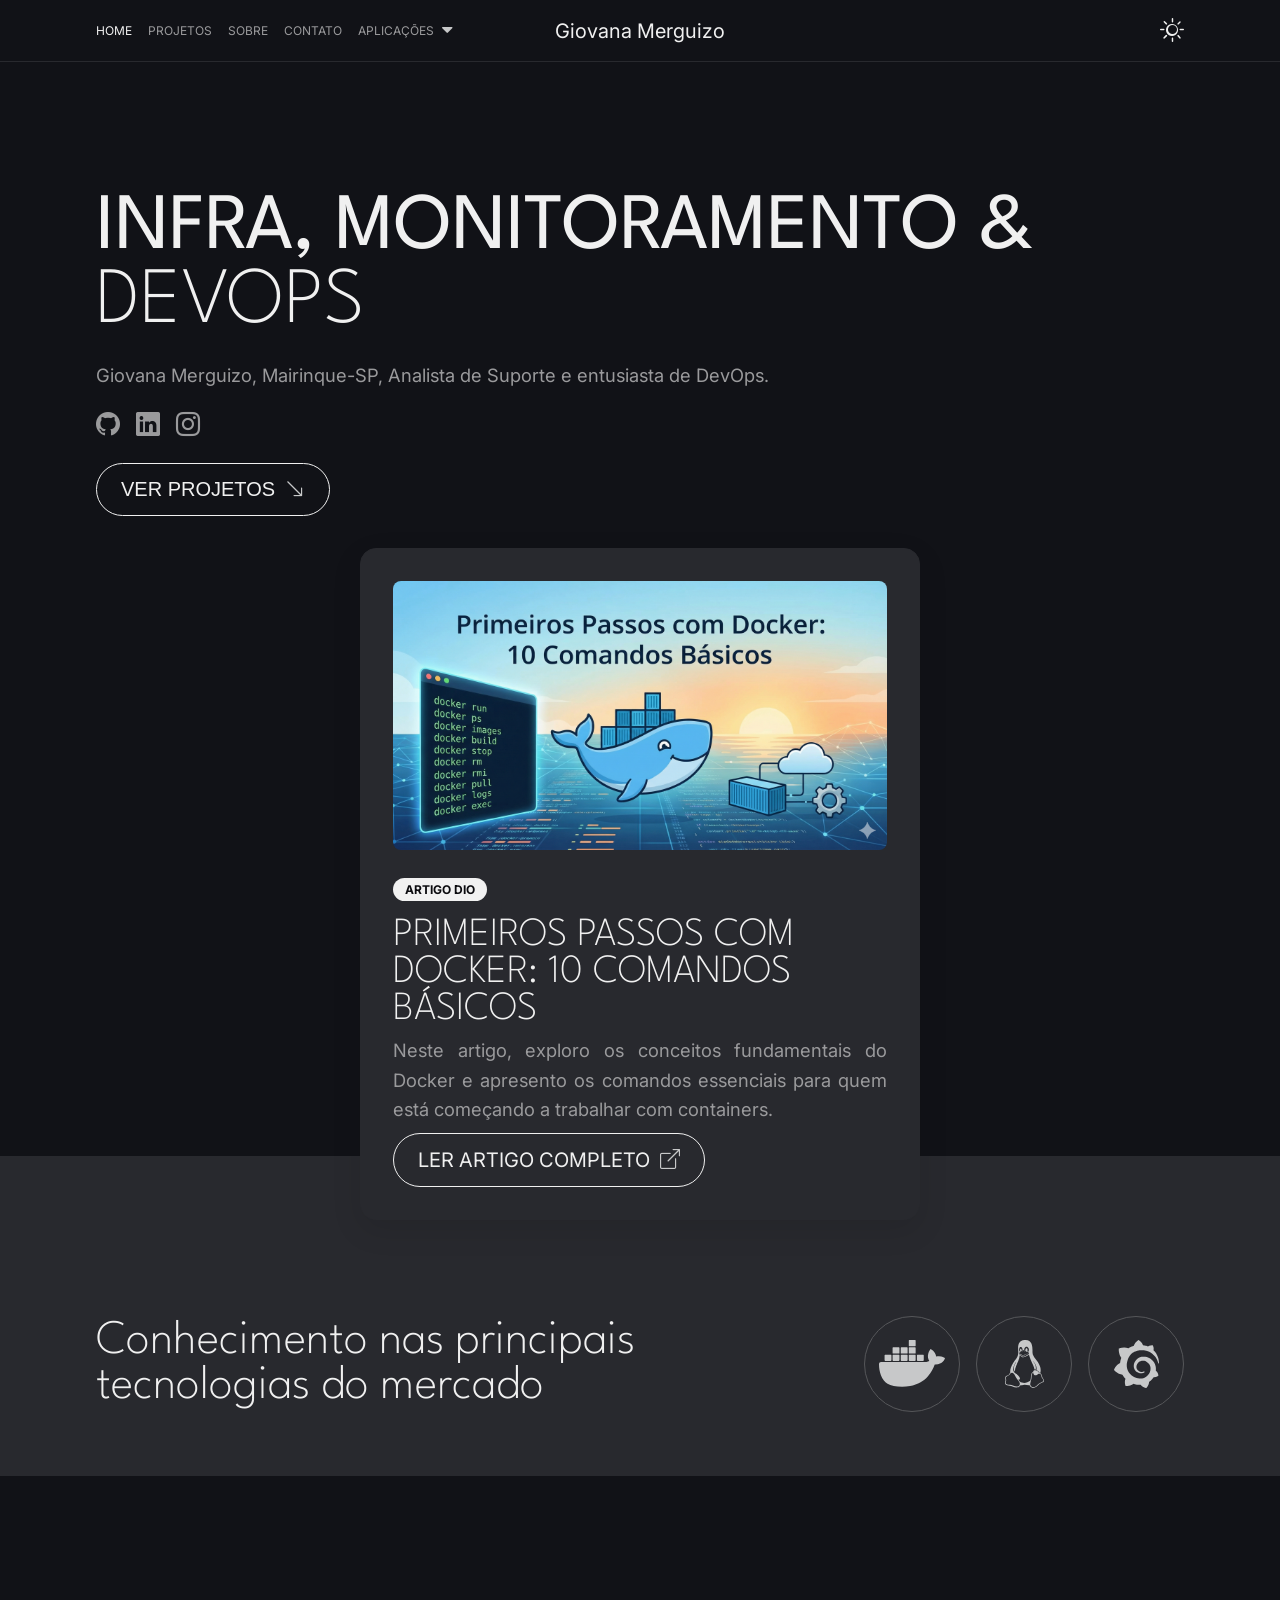
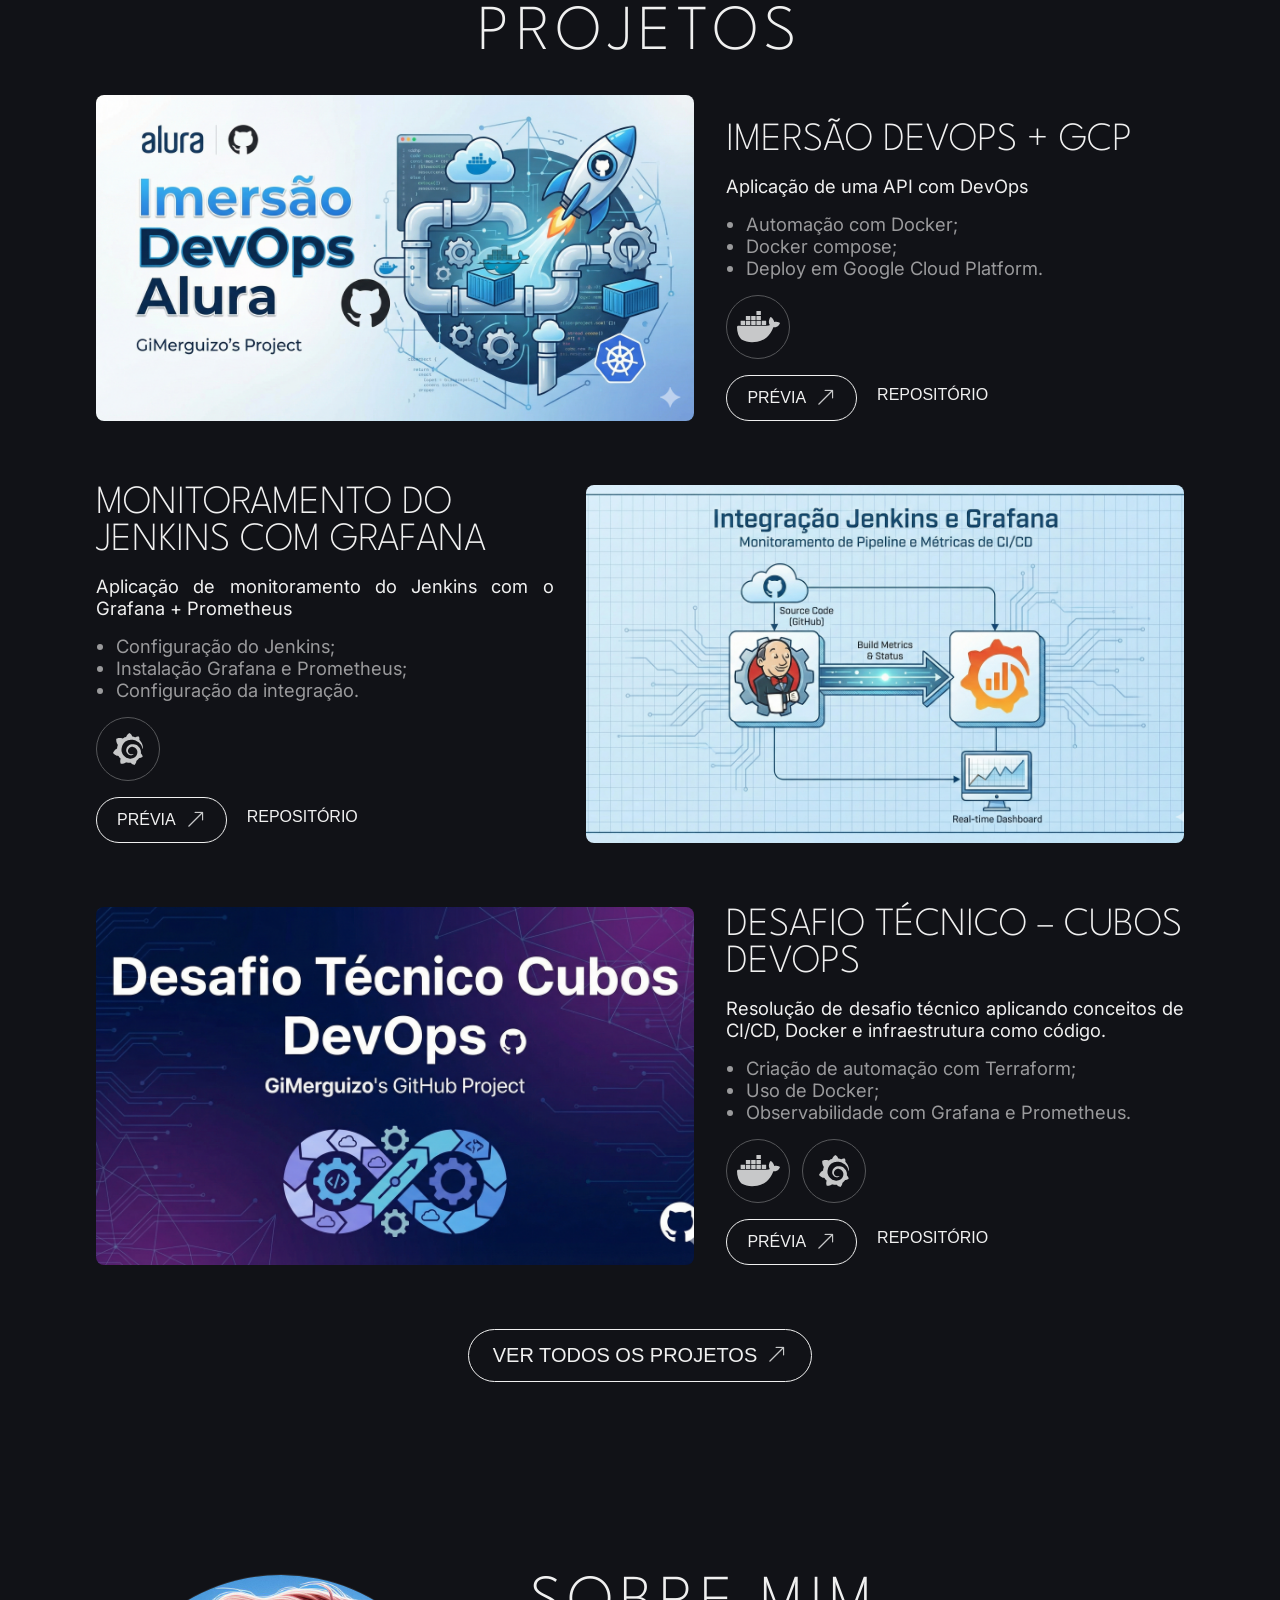
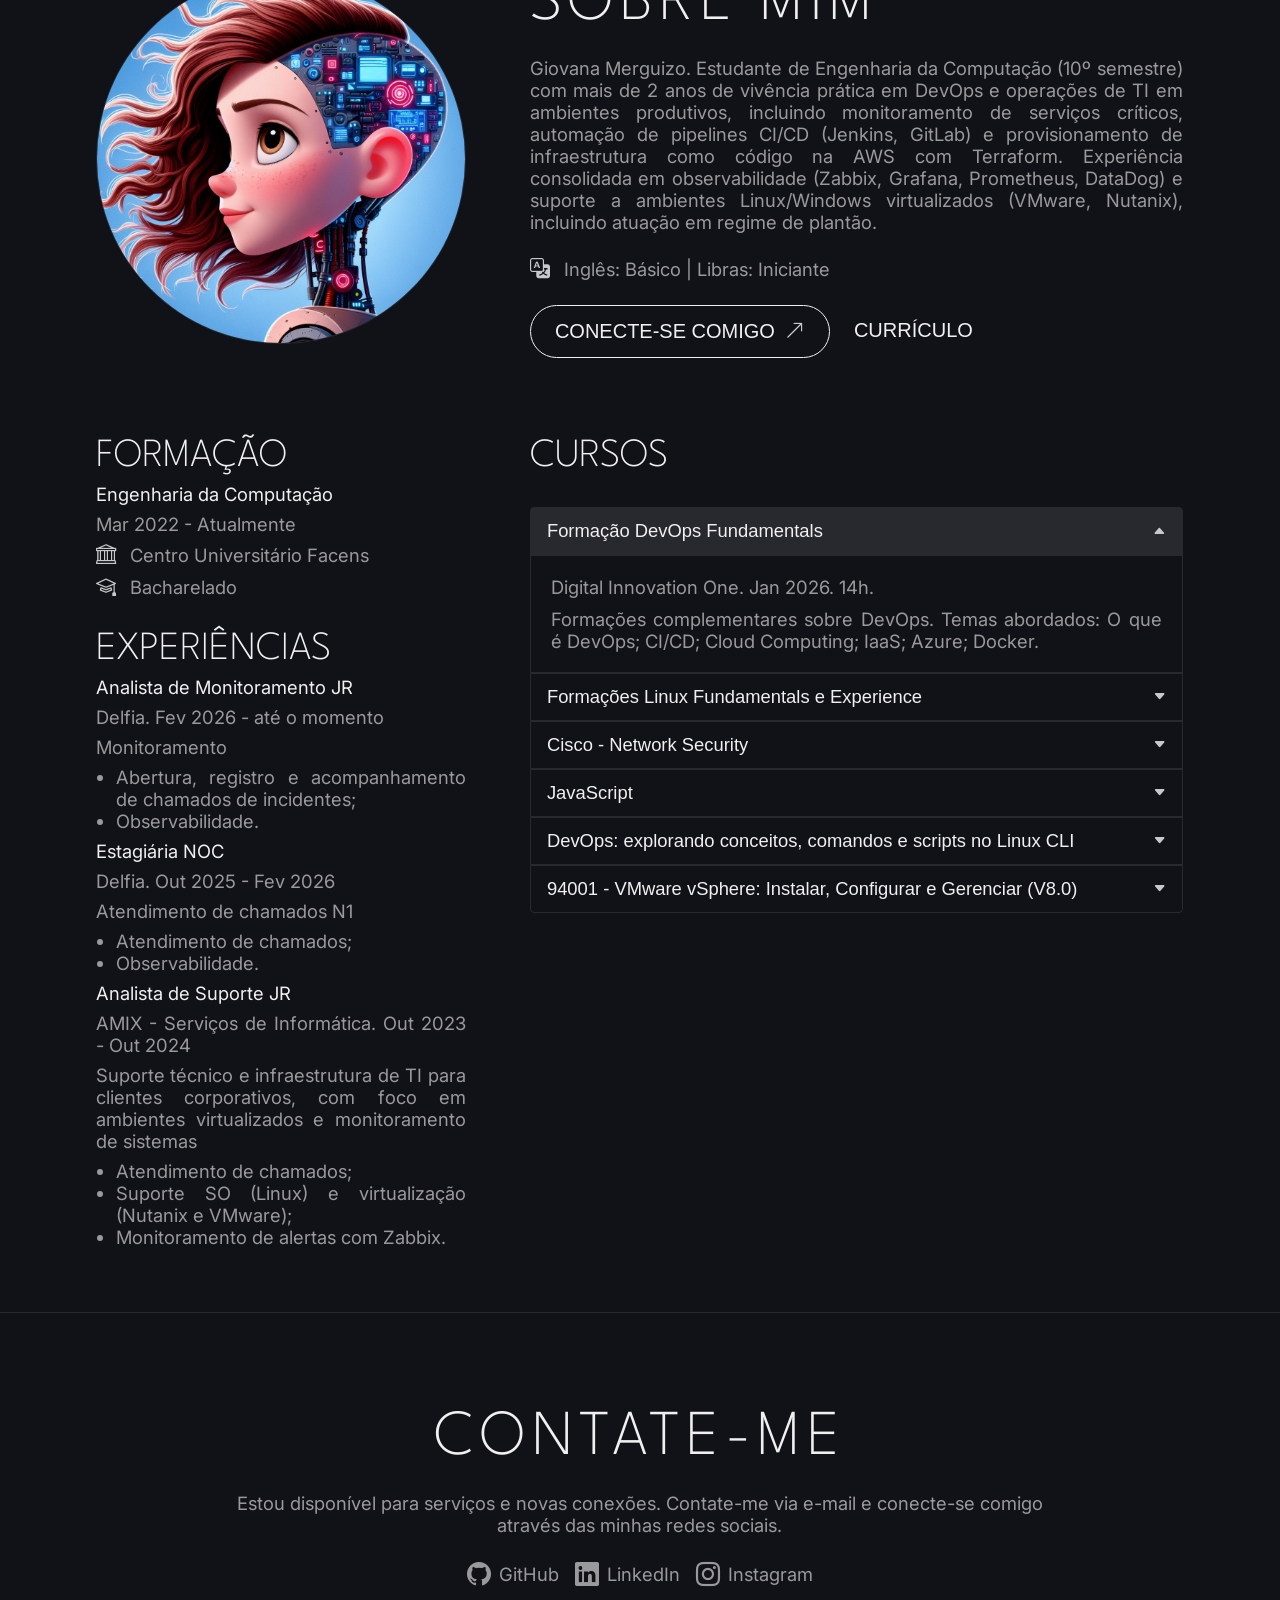
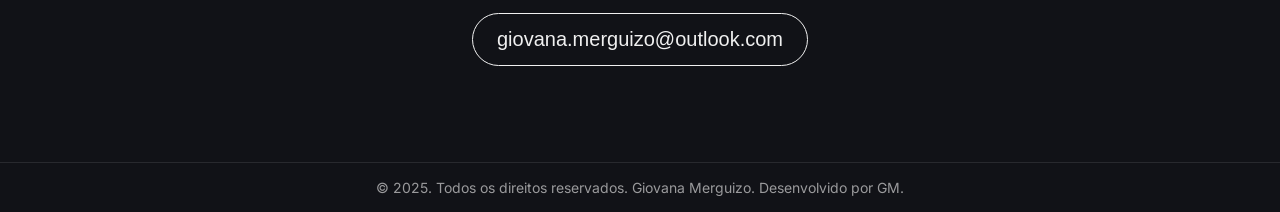
<file: index.html>
<!DOCTYPE html>
<html lang="pt-BR" data-theme="dark">
<head>
    <meta charset="UTF-8">
    <meta name="viewport" content="width=device-width, initial-scale=1.0">
      
    <title>Giovana Merguizo | Portfólio</title>
    <meta name="description" content="Portfólio de Giovana Merguizo, para compartilhar meus projetos e habilidades.">

    <link rel="shortcut icon" href="favicon.ico" type="image/x-icon">
    <link rel="stylesheet" href="https://cdn.jsdelivr.net/npm/bootstrap-icons@1.13.1/font/bootstrap-icons.min.css">
    <link rel="stylesheet" href="https://cdnjs.cloudflare.com/ajax/libs/font-awesome/4.7.0/css/font-awesome.min.css">
    <link rel="stylesheet" href="assets/css/styles.css">

    <!-- Google tag (gtag.js) -->
    <script async src="https://www.googletagmanager.com/gtag/js?id=G-FM6TY15SDF"></script>
    <script>
    window.dataLayer = window.dataLayer || [];
    function gtag(){dataLayer.push(arguments);}
    gtag('js', new Date());

    gtag('config', 'G-FM6TY15SDF');
    </script>
</head>
<!-- Google tag (gtag.js) -->
<script async src="https://www.googletagmanager.com/gtag/js?id=G-FM6TY15SDF"></script>
<script>
  window.dataLayer = window.dataLayer || [];
  function gtag(){dataLayer.push(arguments);}
  gtag('js', new Date());

  gtag('config', 'G-FM6TY15SDF');
</script>
<body>
    <header class="header">
        <nav class="header__nav">
            <ul class="menu menu--principal">
                <li class="menu__item">
                    <a class="menu__link active" href="#home">
                        <span class="menu__text">Home</span>
                    </a>
                </li>
                <li class="menu__item">
                    <a class="menu__link" href="#projetos">
                        <span class="menu__text">Projetos</span>
                    </a>
                </li>
                <li class="menu__item">
                    <a class="menu__link" href="#sobre">
                        <span class="menu__text">Sobre</span>
                    </a>
                </li>
                <li class="menu__item">
                    <a class="menu__link " href="#contato">
                        <span class="menu__text">Contato</span>
                    </a>
                </li>
                <li class="menu__item">
                    <div class="header__dropdown">
                      <div class="dropdown">
                          <a class="menu__link" href="javascript:void(0)">
                              <span class="menu__text">Aplicações</span><i class="fa fa-caret-down"></i>
                          </a>
                          <ul class="dropdown__content">
                              <li><a href="https://gimerguizo.github.io/meu_site_apps/">Meu site apps</a></li>
                          </ul>
                      </div>
                  </div>
                </li>
            </ul>
        </nav>
        <div class="header__brand">
            <span class="brand__logo">Giovana Merguizo</span>
        </div>

        <!--<div class="header__dropdown">
            <div class="dropdown">
                <button class="dropdown__button">
                    Aplicações <i class="bi bi-chevron-down"></i>
                </button>
                <a class="menu__link" href="#">
                    <span class="menu__text">Aplicações <i class="bi bi-chevron-down"></i></span>
                </a>
                <ul class="dropdown__content">
                    <li><a href="https://gimerguizo.github.io/meu_site_apps/">Meu site apps</a></li>
                </ul>
            </div>
        </div>-->

        <div class="header__toggle">
            <i id="toggleTheme" class="bi bi-sun"></i>
        </div>
    </header>
    <nav class="nav--mobile">
        <ul class="menu menu--mobile">
            <li class="menu__item">
                <a class="menu__link active" href="#home">
                    <i class="menu__icon bi bi-house-door"></i>
                    <span class="menu__text">Home</span>
                </a>
            </li>
            <li class="menu__item">
                <a class="menu__link" href="#projetos">
                    <i class="menu__icon bi bi-window-stack"></i>
                    <span class="menu__text">Projetos</span>
                </a>
            </li>
            <li class="menu__item">
                <a class="menu__link" href="#sobre">
                    <i class="menu__icon bi bi-person"></i>
                    <span class="menu__text">Sobre</span>
                </a>
            </li>
            <li class="menu__item">
                <a class="menu__link" href="#contato">
                    <i class="menu__icon bi bi-envelope"></i>
                    <span class="menu__text">Contato</span>
                </a>
            </li>
        </ul>
    </nav>
    <main>
        <div class="main__content1">
            <h1><b>Infra, Monitoramento & </b>Devops</h1>
            <p>Giovana Merguizo, Mairinque-SP, Analista de Suporte e entusiasta de DevOps.</p>
            <ul class="menu menu--social"> 
                <li><a class="menu__link" href="https://github.com/GiMerguizo" target="_blank"><i class="menu__icon bi bi-github"></i></a></li>
                <li><a class="menu__link" href="https://www.linkedin.com/in/giovana-merguizo/" target="_blank"><i class="menu__icon bi bi-linkedin"></i></a></li>
                <li><a class="menu__link" href="https://www.instagram.com/gi.merguizo/" target="_blank"><i class="menu__icon bi bi-instagram"></i></a></li>
            </ul>
            <a href="#projetos">
                <button class="btn btn--primary">
                    <span>Ver Projetos</span>
                    <i class="bi bi-arrow-down-right"></i>
                </button>
            </a>
        </div>
        <!--<div class="main__content2">
            <iframe width="560" height="315" src="https://www.youtube.com/embed/heN17fmsiKs?si=psmOiNey0KSvYxvJ" title="YouTube video player" frameborder="0" allow="accelerometer; autoplay; clipboard-write; encrypted-media; gyroscope; picture-in-picture; web-share" referrerpolicy="strict-origin-when-cross-origin" allowfullscreen></iframe>
        </div>-->
        <div class="main__content2">
            <div class="article-preview">
                <div class="article-preview__card">
                    <div class="article-preview__image">
                        <img id="capa-artigo" src="assets/images/capa_artigo_docker.png" alt="Capa do Artigo Docker">
                    </div>
                    
                    <div class="article-preview__content">
                        <div class="article-preview__header">
                            <span class="badge">Artigo DIO</span>
                            <h3>Primeiros Passos com Docker: 10 Comandos Básicos</h3>
                        </div>
                        <p>Neste artigo, exploro os conceitos fundamentais do Docker e apresento os comandos essenciais para quem está começando a trabalhar com containers.</p>
                        <a href="https://web.dio.me/articles/primeiros-passos-com-docker-10-comandos-basicos-3001341415d1" target="_blank" class="btn btn--primary">
                            <span>Ler Artigo Completo</span>
                            <i class="bi bi-box-arrow-up-right"></i>
                        </a>
                    </div>
                </div>
            </div>
        </div>
    </main>
    <section class="skills">
        <h2>Conhecimento nas principais tecnologias do mercado</h2>
        <ul class="skills__list">
            <li class="skills__item">
                <img class="skills__logo" src="assets/images/technologies/docker.svg" alt="Logo Docker">
            </li>
            <li class="skills__item">
                <img class="skills__logo" src="assets/images/technologies/linux.svg" alt="Logo Linux">
            </li>
            <li class="skills__item">
                <img class="skills__logo" src="assets/images/technologies/grafana.svg" alt="Logo Grafana">
            </li>
        </ul>
    </section>
    <section id="projetos" class="projects">
        <h2>Projetos</h2>
        <div class="projects__container">
            <div class="projects__card">
                <img class="card__cover" src="assets/images/projects/capa_imersao_alura.png" alt="Capa josi's Box">
                <div class="card__body">
                    <h3 class="card__title">Imersão DevOps + GCP</h3>
                    <p class="card__description">Aplicação de uma API com DevOps</p>
                    <ul class="card__list">
                        <li class="card__item">Automação com Docker;</li>
                        <li class="card__item">Docker compose;</li>
                        <li class="card__item">Deploy em Google Cloud Platform.</li>
                    </ul>
                    <ul class="skills__list">
                        <li class="skills__item">
                            <img class="skills__logo" src="assets/images/technologies/docker.svg" alt="Logo Docker">
                        </li>
                    </ul>
                    <div class="card__buttons">
                        <button class="btn btn--primary">
                            <span>Prévia</span>
                            <i class="bi bi-arrow-up-right"></i>
                        </button>
                        <a href="https://github.com/GiMerguizo/imersao-devops-alura" target="_blank">
                            <button class="btn">
                                <span>Repositório</span>
                            </button>
                        </a>
                    </div>
                </div>
            </div>
            <div class="projects__card card--reverse">
                <img class="card__cover" src="assets/images/projects/capa_integracao_jenkins_grafana.png" alt="Capa Archstil">
                <div class="card__body">
                <h3 class="card__title">Monitoramento do Jenkins com Grafana</h3>
                <p class="card__description">Aplicação de monitoramento do Jenkins com o Grafana + Prometheus</p>
                <ul class="card__list">
                    <li class="card__item">Configuração do Jenkins;</li>
                    <li class="card__item">Instalação Grafana e Prometheus;</li>
                    <li class="card__item">Configuração da integração.</li>
                </ul>
                <ul class="skills__list">
                    <li class="skills__item">
                        <img class="skills__logo" src="assets/images/technologies/grafana.svg" alt="Logo Grafana">
                    </li>
                </ul>
                <div class="card__buttons">
                    <button class="btn btn--primary">
                    <span>Prévia</span>
                    <i class="bi bi-arrow-up-right"></i>
                    </button>  
                    <a href="https://github.com/GiMerguizo/integracao-jenkins-grafana" target="_blank">
                        <button class="btn">
                            <span>Repositório</span>
                        </button>
                    </a>  
                </div>
                </div>
            </div>
            <div class="projects__card">
                <img class="card__cover" src="assets/images/projects/capa_devops_cubos.png" alt="Capa josi's Box">
                <div class="card__body">
                    <h3 class="card__title">Desafio Técnico – Cubos DevOps</h3>
                    <p class="card__description">Resolução de desafio técnico aplicando conceitos de CI/CD, Docker e infraestrutura como código.</p>
                    <ul class="card__list">
                        <li class="card__item">Criação de automação com Terraform;</li>
                        <li class="card__item">Uso de Docker;</li>
                        <li class="card__item">Observabilidade com Grafana e Prometheus.</li>
                    </ul>
                    <ul class="skills__list">
                        <li class="skills__item">
                            <img class="skills__logo" src="assets/images/technologies/docker.svg" alt="Logo Docker">
                        </li>
                        <li class="skills__item">
                            <img class="skills__logo" src="assets/images/technologies/grafana.svg" alt="Logo Grafana">
                        </li>
                    </ul>
                    <div class="card__buttons">
                        <button class="btn btn--primary">
                            <span>Prévia</span>
                            <i class="bi bi-arrow-up-right"></i>
                        </button>
                        <a href="https://github.com/GiMerguizo/desafio-tecnico-cubos-devops" target="_blank">
                            <button class="btn">
                                <span>Repositório</span>
                            </button>
                        </a> 
                    </div>
                </div>
            </div>
            <a href="/portfolio/src/portfolio.html">
                <button class="btn btn--primary">
                    <span>Ver Todos os Projetos</span>
                    <i class="bi bi-arrow-up-right"></i>
                </button>  
            </a>
        </div>
    </section>

    <section id="sobre" class="about">
    <div class="about__content1">
    <img class="about__photo" src="assets/images/avatar.jpeg" alt="Meu Avatar" >
    <div class="about__description">
        <h2>Sobre mim</h2>
        <p>Giovana Merguizo. Estudante de Engenharia da Computação (10º semestre) com mais de 2 anos de vivência prática em DevOps e operações de TI em ambientes produtivos, incluindo monitoramento de serviços críticos, automação de pipelines CI/CD (Jenkins, GitLab) e provisionamento de infraestrutura como código na AWS com Terraform. Experiência consolidada em observabilidade (Zabbix, Grafana, Prometheus, DataDog) e suporte a ambientes Linux/Windows virtualizados (VMware, Nutanix), incluindo atuação em regime de plantão.
        </p>  
        <div class="about__icons">
        <i class="bi bi-translate"></i>
        <span>Inglês: Básico | Libras: Iniciante</span>
        </div>
        <div class="description__buttons">
        <a href="https://www.linkedin.com/in/giovana-merguizo/" target="_blank">
            <button class="btn btn--primary">
            <span>Conecte-se Comigo</span>
            <i class="bi bi-arrow-up-right"></i>
            </button> 
        </a>
        <a href="#sobre">
            <button id="downloadCvBtn" class="btn">
                <span>Currículo</span>
            </button>
        </a>
        </div>
    </div>
    </div>
    <div class="about__content2">
    <div class="col1">
        <div class="row1">
        <h3>Formação</h3>
        <h4>Engenharia da Computação</h4>
        <span>Mar 2022 - Atualmente</span>
        <div class="about__icons">
            <i class="bi bi-bank"></i>
            <span>Centro Universitário Facens</span>
        </div>
        <div class="about__icons">
            <i class="bi bi-mortarboard"></i>
            <span>Bacharelado</span>
        </div>
        </div>
        <div class="row2">
            <h3>Experiências</h3>
            <h4>Analista de Monitoramento JR</h4>
            <span>Delfia. <time>Fev 2026 - até o momento</time></span>
            <span>Monitoramento</span>
            <ul class="about__list">
                <li class="about__item">Abertura, registro e acompanhamento de chamados de incidentes;</li>
                <li class="about__item">Observabilidade.</li>
            </ul>
            <h4>Estagiária NOC</h4>
            <span>Delfia. <time>Out 2025 - Fev 2026</time></span>
            <span>Atendimento de chamados N1</span>
            <ul class="about__list">
                <li class="about__item">Atendimento de chamados;</li>
                <li class="about__item">Observabilidade.</li>
            </ul>
            <h4>Analista de Suporte JR</h4>
            <span>AMIX - Serviços de Informática. <time>Out 2023 - Out 2024</time></span>
            <span>Suporte técnico e infraestrutura de TI para clientes corporativos, com foco em ambientes virtualizados e monitoramento de sistemas
            </span>
            <ul class="about__list">
                <li class="about__item">Atendimento de chamados;</li>
                <li class="about__item">Suporte SO (Linux) e virtualização (Nutanix e VMware);</li>
                <li class="about__item">Monitoramento de alertas com Zabbix.</li>
            </ul>
        </div>
    </div>
    <div class="col2">
        <h3>Cursos</h3>
        <div id="accordion">
        <div class="accordion__item active">
            <button class="accordion__header start">
            <span>Formação DevOps Fundamentals</span>
            <i class="bi bi-caret-down-fill"></i>
            </button>
            <div class="accordion__body">
            <p>
                Digital Innovation One. Jan 2026. 14h.
            </p>
            <p>
                Formações complementares sobre DevOps. Temas abordados: O que é DevOps; CI/CD; Cloud Computing; IaaS; Azure; Docker.
            </p>
            </div>
        </div>
        <div class="accordion__item">
            <button class="accordion__header">
            <span>Formações Linux Fundamentals e Experience</span>
            <i class="bi bi-caret-down-fill"></i>
            </button>
            <div class="accordion__body">
            <p>
                Digital Innovation One. Out 2024. 65h.
            </p>
            <p>
                Formações complementares sobre o sistema operacional Linux, abordando desde os conceitos básicos até tópicos avançados, incluindo administração de sistemas, segurança, redes e automação com scripts.
            </p>
            </div>
        </div>
        <div class="accordion__item">
            <button class="accordion__header">
            <span>Cisco - Network Security</span>
            <i class="bi bi-caret-down-fill"></i>
            </button>
            <div class="accordion__body">
            <p>
                Coursera. Nov 2025.
            </p>
            <p>
                Curso da Cisco sobre Conceitos de Sergurança de Rede.
            </p>
            </div>
        </div>
        <div class="accordion__item">
            <button class="accordion__header">
            <span>JavaScript</span>
            <i class="bi bi-caret-down-fill"></i>
            </button>
            <div class="accordion__body">
            <p>
                Curso em Vídeo. Mar 2026. 40h.
            </p>
            <p>
                Conceitos básicos até recursos modernos da linguagem de programação JavaScript.
            </p>
            </div>
        </div>
        <div class="accordion__item">
            <button class="accordion__header">
            <span>DevOps: explorando conceitos, comandos e scripts no Linux CLI</span>
            <i class="bi bi-caret-down-fill"></i>
            </button>
            <div class="accordion__body">
            <p>
                Alura. Set 2025.
            </p>
            <p>
                Introdução aos conceitos de DevOps, com foco no uso do terminal Linux para automação de tarefas, gerenciamento de sistemas e desenvolvimento de scripts para otimizar processos.
            </p>
            </div>
        </div>
        <div class="accordion__item">
            <button class="accordion__header end">
            <span>94001 - VMware vSphere: Instalar, Configurar e Gerenciar (V8.0)</span>
            <i class="bi bi-caret-down-fill"></i>
            </button>
            <div class="accordion__body end">
            <p>
                Ka Solution. Mai 2024.
            </p>
            <p>
                Instalação, configuração e gerenciamento do VMware vSphere 8.0, incluindo ESXi e vCenter Server.
            </p>
            </div>
        </div>
        </div>
    </section>

    <section id="contato" class="contact">
        <h2>Contate-me</h2>
        <p>Estou disponível para serviços e novas conexões. Contate-me via 
        e-mail e conecte-se comigo através das minhas redes sociais.
        </p>
        <ul class="menu menu--social">
        <li>
            <a class="menu__link" href="https://github.com/GiMerguizo" target="_blank">
            <i class="menu__icon bi bi-github"></i>
            <span>GitHub</span>
            </a>
        </li>
        <li>
            <a class="menu__link" href="https://www.linkedin.com/in/giovana-merguizo/" target="_blank">
            <i class="menu__icon bi bi-linkedin"></i>
            <span>LinkedIn</span>
            </a>
        </li>
        <li>
            <a class="menu__link" href="https://www.instagram.com/gi.merguizo/" target="_blank">
            <i class="menu__icon bi bi-instagram"></i>
            <span>Instagram</span>
            </a>
        </li>
        </ul>
        <a href="mailto:giovana.merguizo@outlook.com">
        <button class="btn btn--primary">
            <span class="email">giovana.merguizo@outlook.com</span>
        </button>  
        </a>
  </section>

    <footer>
        <p>
            © 2025. Todos os direitos reservados. Giovana Merguizo. Desenvolvido por <a href="https://github.com/GiMerguizo">GM</a>.
        </p>
    </footer>

    <script src="assets/js/theme.js"></script>
    <script src="assets/js/functions.js"></script>
</body>
</html>
</file>
<file: assets/css/styles.css>
@import url('https://fonts.googleapis.com/css2?family=Inter&display=swap');
@import url('https://fonts.googleapis.com/css2?family=League+Spartan:wght@200;400&display=swap');

:root, :root[data-theme='dark'] {
  --primary-color: #F0F0F0;

  --primary-bg-color: #111217;
  --secondary-bg-color: #28292E;
  --primary-border-color: #28292E;
	--secondary-border-color: #56575A;

  --title-color: #F0F0F0;
  --text-color: #9A9A9C;
  --link-color: #9A9A9C;
  --icon-color: #C7C8C9;
}

:root[data-theme='light'] {
  --primary-color: #0B0B0F;

	--primary-bg-color: #E9E9E9;
	--secondary-bg-color: #C7C8C9;
	--primary-border-color: #C7C8C9;
	--secondary-border-color: #9A9A9C;

	--title-color: #0B0B0F;
	--text-color: #28292E;
	--link-color: #28292E;
	--icon-color: #56575A;
}

html[data-theme='light'] .brand__logo {
  filter: invert(1);
}

html[data-theme='light'] .skills__logo {
  filter: invert(80%);
}

* {
  margin: 0;
  padding: 0;
  box-sizing: border-box;
  vertical-align: baseline;
  list-style: none;
  scrollbar-width: thin;
  scrollbar-color: var(--secondary-bg-color) transparent;
}

body {
  background: var(--primary-bg-color);
  font-family:'Inter', Tahoma, Geneva, Verdana, sans-serif;
  color: var(--text-color);
}

.brand__logo {
  color: #F0F0F0;
  text-align: center;
  font-size: 20px;
  font-style: normal;
  font-weight: 400;
  line-height: normal;
}

a {
  text-decoration: none;
  color: var(--text-color);
}

a:hover {
  color: var(--primary-color);
}

i {
  color: var(--icon-color);
}

b {
  font-weight: 400;
}

h1 {
  font-size: 2.5rem;
  font-weight: 200;
}

h2 {
  font-size: 2rem;
  text-align: center;
  letter-spacing: 0.4rem;
}

h3 {
  font-size: 1.55rem;
  text-align: left;
}

h4 {
  color: var(--primary-color);
  font-weight: 400;
  font-size: 1.15rem;
  text-align: left;
}

h1, h2, h3 {
  font-family: 'League Spartan', Tahoma, Geneva, Verdana, sans-serif;
  text-transform: uppercase;
  color: var(--title-color);
  font-weight: 200;
}

p, span, li {
  font-size: 1rem;
}

p {
  text-align: justify;
}

.header {
  display: flex;
  flex-flow: row wrap;
  justify-content: space-between;
  align-items: center;
  width: 100%;
  padding: 0.5rem 1rem;
  z-index: 2;
}

.header__toggle {
  display: flex;
  justify-content: flex-end;
}

.header__brand .brand__logo {
  width: 3.25rem;
  height: 3.25rem;
}

.header__dropdown {
  display: flex;
  align-items: center;
  position: relative;
}

#toggleTheme {
  font-size: 1.5rem;
  color: var(--primary-color);
  cursor: pointer;
  transition: ease-in-out .4s;
}

.menu {
  display: flex;
  align-items: center;
  background: var(--primary-bg-color);
}

.menu__item {
  width: 100%;
}

.menu__link {
  display: flex;
  align-items: center;
  gap: .5rem;
}

.menu--mobile {
  width: 100vw;
  position: fixed;
  bottom: 0;
  justify-content: space-between;
  border-top: 1px solid var(--primary-border-color);
}

.menu--mobile .menu__link {
  flex-direction: column;
  justify-content: center;
  padding: 0.5rem 1rem;
}

.menu__link.active .menu__icon, 
.menu__link.active .menu__text,
.menu__link:hover .menu__icon, 
.menu__link:hover .menu__text {
  color: var(--primary-color);
}

.menu__icon, .menu__text {
  color: var(--text-color);
}

.menu__icon {
  font-size: 1.5rem;
}

.menu__text {
  font-size: .75rem;
  text-transform: uppercase;
}

.header__nav {
  display: none;
}

.menu--principal {
  gap: 1rem;
}

.menu--social {
  gap: 1rem;
}

.dropdown {
  position: relative;
  display: inline-block;
}

.dropdown__button {
    background: transparent;
    color: var(--primary-color);
    padding: 0.5rem 1rem;
    font-size: 0.9rem;
    font-family: 'Inter', sans-serif;
    text-transform: uppercase;
    border: 1px solid var(--primary-border-color);
    border-radius: 2rem;
    cursor: pointer;
    display: flex;
    align-items: center;
    gap: 0.5rem;
    transition: 0.3s;
}

.dropdown__button:hover {
    background: var(--secondary-bg-color);
}

.dropdown__content {
    display: none;
    position: absolute;
    background-color: var(--secondary-bg-color);
    min-width: 160px;
    box-shadow: 0px 8px 16px 0px rgba(0,0,0,0.2);
    z-index: 10;
    border-radius: 0.5rem;
    margin-top: 0.5rem;
    border: 1px solid var(--primary-border-color);
}

.dropdown__content li a {
    color: var(--text-color);
    padding: 12px 16px;
    text-decoration: none;
    display: block;
    font-size: 0.875rem;
}

.dropdown__content li a:hover {
    background-color: var(--primary-bg-color);
    color: var(--primary-color);
    border-radius: 0.5rem;
}

/*.dropdown:hover .dropdown__content {
    display: block;
}*/
.dropdown.show-dropdown .dropdown__content {
    display: block;
}

.btn {
  display: flex;
  justify-content: center;
  align-items: center;
  gap: 0.625rem;
  width: 100%;
  background: transparent;
  border-radius: 3.125rem;
  border: none;
  padding: 0.875rem 1.5rem;
  transition: ease-in-out .3s;
  cursor: pointer;
  color: var(--primary-color);
}

.btn:hover {
  transform: scale(1.05);
  transition: ease-in-out .3s;
}

.btn span, .btn i {
  font-size: 1.25rem;
  text-transform: uppercase;
}

.btn--primary span {
  color: var(--primary-color);
}

.btn--primary {
  border: 1px solid var(--primary-color);
}

.btn--primary:hover {
  background: var(--primary-color);
}

.btn--primary:hover span, .btn--primary:hover i {
  color: var(--primary-bg-color);
}

/*Artigos*/

.article-preview {
    display: flex;
    justify-content: center;
    align-items: center;
    width: 100%;
}

.article-preview__card {
    background: var(--secondary-bg-color);
    border: 1px solid var(--primary-border-color);
    border-radius: 1rem;
    padding: 2rem;
    display: flex;
    flex-direction: column;
    gap: 1.5rem;
    max-width: 560px; /* Mantém a largura similar ao iframe anterior */
    box-shadow: 0 10px 30px rgba(0,0,0,0.1);
}

.article-preview__header .badge {
    background: #f1f1f1;
    color: #0b0b0f;
    padding: 0.25rem 0.75rem;
    border-radius: 2rem;
    font-size: 0.75rem;
    font-weight: bold;
    text-transform: uppercase;
    margin-bottom: 1rem;
    display: inline-block;
}

.article-preview__card h3 {
    text-align: left;
    margin: 0;
}

.article-preview__card p {
    color: var(--text-color);
    line-height: 1.6;
}

/* Garante que o botão não ocupe a largura total se não for necessário */
.article-preview__card .btn {
    width: fit-content;
}

.article-preview__content p {
    margin-top: 0.5rem;
    margin-bottom: 0.5rem;
}

img#capa-artigo {
    width: 100%;
    border-radius: 0.5rem;
    object-fit: cover;
    object-position: center;
}

main, .projects, .about, .contact {
  padding: 2.5rem 1rem;
}

main {
  display: flex;
  flex-direction: column;
  gap: 2rem;
}

.main__content1 {
  display: flex;
  flex-direction: column;
  gap: 1.5rem;
}

.main__content2 iframe {
  width: 100%;
  aspect-ratio: 16/9;
}

.skills {
  display: flex;
  flex-direction: column;
  justify-content: flex-start;
  align-items: center;
  gap: 1.25rem;
  padding: 6.25rem 1rem 2rem;
  background: var(--secondary-bg-color);
  margin-top: -5.5rem;
}

.skills h2 {
  font-size: 2rem;
  text-transform: none;
  letter-spacing: normal;
  text-align: start;
}

.skills__list {
  display: flex;
  flex-flow: row wrap;
  gap: .5rem;
}

.skills__item {
  display: flex;
  flex-direction: row;
  justify-content: center;
  align-items: center;
  width: 4.8rem;
  height: 4.8rem;
  aspect-ratio: 1/1;
  border: 1px solid var(--secondary-border-color);
  border-radius: 50rem;
}

.skills__logo {
  height: 2.4rem;
}

.projects {
  display: flex;
  flex-direction: column;
  gap: 2rem;
}

.projects__container {
  display: flex;
  flex-direction: column;
  gap: 4rem;
}

.projects__card {
  display: flex;
  flex-direction: column;
  gap: 2rem;
}

.card__cover {
  width: 100%;
  border-radius: 0.5rem;
  object-fit: cover;
  object-position: center;
}

.card__body {
  display: flex;
  flex-direction: column;
  justify-content: flex-end;
  align-items: flex-start;
  gap: 1rem;
}

.card__description {
  color: var(--title-color);
}

.card__list, .about__list {
  margin-left: 1.25rem
}

.card__item, .about__item {
  list-style: disc;
}

.card__buttons, .description__buttons {
  display: flex;
  flex-flow: row wrap;
  justify-content: center;
}

.card__buttons .btn {
  padding: .65rem 1.25rem;
}

.card__buttons .btn span {
    font-size: 1rem;
}

.card__body .skills__list {
  gap: .75rem;
}

.card__body .skills__item {
  width: 4rem;
  height: 4rem;
}

.card__body .skills__logo {
  height: 2rem;
}

.projects .btn {
  width: auto;
  margin: auto;
}

.about {
  display: flex;
  flex-direction: column;
  gap: 1.5rem
}

.about__content1, .about__content2 {
  display: flex;
  flex-direction: column;
  align-items: flex-start;
  justify-content: flex-start;
  gap: 2rem;
}

.about__photo {
  width: 100%;
  object-fit: cover;
  object-position: center;
  pointer-events: none;
  border-radius: 50rem;
  border: 1px solid var(--primary-border-color);
}

.about__description {
  display: flex;
  flex-direction: column;
  justify-content: flex-start;
  gap: 1.5rem;
}

.about__icons {
  display: flex;
  align-items: center;
  gap: .85rem;
}

.about__icons i {
  font-size: 1.25rem;
}

.about__content2 .col1, 
.about__content2 .col2 {
  display: flex;
  flex-direction: column;
  text-align: justify;
  gap: 2rem;
}

.about__content2 .col1 .row1,
.about__content2 .col1 .row2 {
  display: flex;
  flex-direction: column;
  gap: .5rem; 
}

.accordion__header {
  width: 100%;
  display: flex;
  padding: 0.75rem 1rem;
  justify-content: space-between;
  align-items: center;
  border: 1px solid var(--primary-border-color);
  background: transparent;
  text-align: left;
  cursor: pointer;
  transition: ease-in-out .3s;
}

.accordion__header span {
  color: var(--title-color);
}

.accordion__header.start {
  border-radius: 0.25rem 0.25rem 0rem 0rem;
}

.accordion__header.end,
.accordion__item.active .accordion__body.end {
  border-radius: 0rem 0rem 0.25rem 0.25rem;
}

.accordion__item.active .accordion__header.end{
  border-radius: 0;
}

.accordion__body {
  display: none;
  padding: 1.25rem;
  flex-direction: column;
  align-items: flex-start;
  gap: 0.625rem;
  border: 1px solid var(--primary-border-color);
  }

.accordion__item.active .accordion__header {
  background: var(--secondary-bg-color);
}

.accordion__item.active .accordion__body {
  display: flex;
}

.accordion__item.active .bi-caret-down-fill {
  transform: rotate(180deg);
}

.contact {
  display: flex;
  flex-direction: column;
  justify-content: center;
  align-items: center;
  gap: 1.5rem;
  border-top: 1px solid var(--primary-border-color);
  border-bottom: 1px solid var(--primary-border-color);
}

.contact p {
  text-align: center;
}

.contact .btn {
  width: auto;
}

.contact .email {
  text-transform: lowercase;
}

footer {
  margin-bottom: 5rem;
}

footer p {
  font-size: .875rem;
  text-align: center;
  padding: 1rem;
}

/* Responsividade */
@media (min-width: 768px) {
  .header {
    position: fixed;
    border-bottom: 1px solid var(--primary-border-color);
    padding: 1rem 6rem;
    background: var(--primary-bg-color);
  }

  .nav--mobile {
    display: none;
  }

  .header__nav {
    display: flex;
  }

  .header__nav,
  .header__toggle {
    flex: 1;
    min-width: 30%;
  }
  
  .header__brand {
    flex: 0 1 auto;
    text-align: center;
    justify-content: center;
  }

  h1 {
    font-size: 5rem;
  }

  h2 {
    font-size: 3rem;
  }

  main, .projects, .about {
    padding: 8rem 6rem 4rem 6rem;
  }

  .contact {
    padding: 6rem;
  }
  .contact p {
    width: 80%;
  }

  .main__content1 {
    display: flex;
    flex-direction: column;
    align-items: flex-start;
  }

  .skills {
    padding: 6.25rem 6rem 2rem 6rem;
    margin-top: -6rem;
  }

  footer {
    margin: 0;
  }
}

@media (min-width: 992px) {
  .projects__card {
    flex-direction: row;
  }

  .projects__card.card--reverse {
    flex-direction: row-reverse;
    justify-content: space-between;
  }
  
  .card__cover {
    width: 55%;
  }

  .about {
    gap: 5rem;
  }

  .about__content1, .about__content2 {
    display: grid;
    grid-template-columns: 34% 60%;
    justify-content: flex-start;
    align-items: flex-start;
    gap: 4rem;
  }

  .about__description h2 {
    text-align: left;
  }

  .description__buttons {
    justify-content: flex-start;
  }
}

@media (min-width: 1200px) {

  h2 {
    font-size: 4rem;
  }

  h3 {
    font-size: 2.5rem;
  }

  main {
    padding: 12rem 6rem 2rem;
  }

  .main__content1 .btn {
    width: auto;
  }

  .skills {
    flex-direction: row;
    justify-content: space-between;
    padding: 10rem 6rem 4rem;
  }

  .skills h2 {
    font-size: 3rem;
    width: 55%;
  }

  .skills__list {
    gap: 1rem;
  }

  .skills__item {
    width: 6rem;
    height: 6rem;
  }
  
  .skills__logo {
    height: 3rem;
  }

  p, span, li {
    font-size: 1.15rem;
  }

  .card__buttons .btn,
  .description__buttons .btn {
    width: auto;
  }
}

@media (min-width: 1400px) {
  h1 {
    font-size: 6.25rem;
  }

  h2 {
    font-size: 4.5rem;
  }

  h3 {
    font-size: 3.25rem;
  }

  .header {
    padding: 1rem 15rem;
  }

  main {
    padding: 12rem 15rem 2rem;
  }
  
  .skills, .projects, .about {
    padding: 10rem 15rem 4rem;
  }

}
</file>
